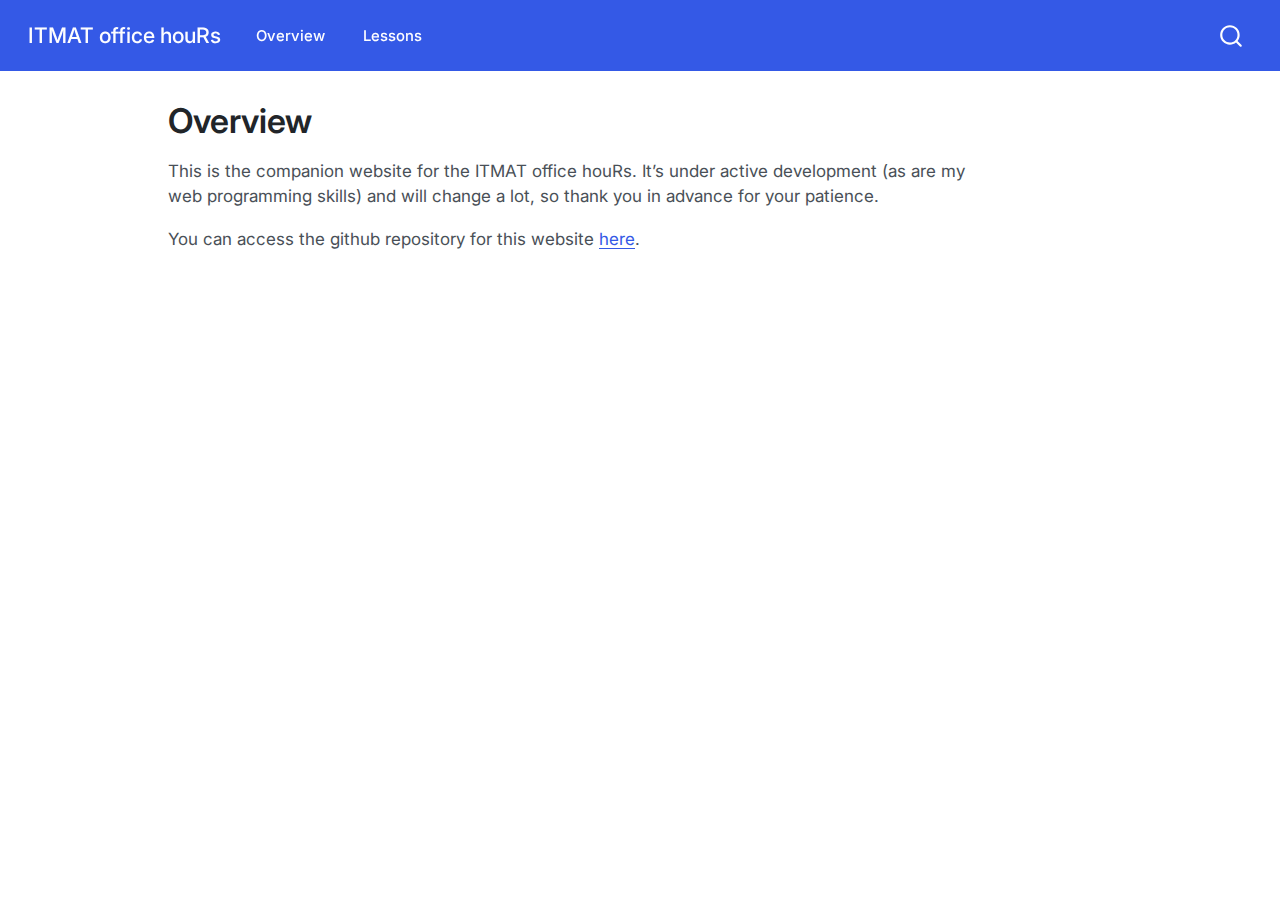
<file: docs/index.html>
<!DOCTYPE html>
<html xmlns="http://www.w3.org/1999/xhtml" lang="en" xml:lang="en"><head>

<meta charset="utf-8">
<meta name="generator" content="quarto-1.4.555">

<meta name="viewport" content="width=device-width, initial-scale=1.0, user-scalable=yes">


<title>ITMAT office houRs - Overview</title>
<style>
code{white-space: pre-wrap;}
span.smallcaps{font-variant: small-caps;}
div.columns{display: flex; gap: min(4vw, 1.5em);}
div.column{flex: auto; overflow-x: auto;}
div.hanging-indent{margin-left: 1.5em; text-indent: -1.5em;}
ul.task-list{list-style: none;}
ul.task-list li input[type="checkbox"] {
  width: 0.8em;
  margin: 0 0.8em 0.2em -1em; /* quarto-specific, see https://github.com/quarto-dev/quarto-cli/issues/4556 */ 
  vertical-align: middle;
}
</style>


<script src="site_libs/quarto-nav/quarto-nav.js"></script>
<script src="site_libs/quarto-nav/headroom.min.js"></script>
<script src="site_libs/clipboard/clipboard.min.js"></script>
<script src="site_libs/quarto-search/autocomplete.umd.js"></script>
<script src="site_libs/quarto-search/fuse.min.js"></script>
<script src="site_libs/quarto-search/quarto-search.js"></script>
<meta name="quarto:offset" content="./">
<script src="site_libs/quarto-html/quarto.js"></script>
<script src="site_libs/quarto-html/popper.min.js"></script>
<script src="site_libs/quarto-html/tippy.umd.min.js"></script>
<script src="site_libs/quarto-html/anchor.min.js"></script>
<link href="site_libs/quarto-html/tippy.css" rel="stylesheet">
<link href="site_libs/quarto-html/quarto-syntax-highlighting.css" rel="stylesheet" id="quarto-text-highlighting-styles">
<script src="site_libs/bootstrap/bootstrap.min.js"></script>
<link href="site_libs/bootstrap/bootstrap-icons.css" rel="stylesheet">
<link href="site_libs/bootstrap/bootstrap.min.css" rel="stylesheet" id="quarto-bootstrap" data-mode="light">
<script id="quarto-search-options" type="application/json">{
  "location": "navbar",
  "copy-button": false,
  "collapse-after": 3,
  "panel-placement": "end",
  "type": "overlay",
  "limit": 50,
  "keyboard-shortcut": [
    "f",
    "/",
    "s"
  ],
  "show-item-context": false,
  "language": {
    "search-no-results-text": "No results",
    "search-matching-documents-text": "matching documents",
    "search-copy-link-title": "Copy link to search",
    "search-hide-matches-text": "Hide additional matches",
    "search-more-match-text": "more match in this document",
    "search-more-matches-text": "more matches in this document",
    "search-clear-button-title": "Clear",
    "search-text-placeholder": "",
    "search-detached-cancel-button-title": "Cancel",
    "search-submit-button-title": "Submit",
    "search-label": "Search"
  }
}</script>


<link rel="stylesheet" href="styles.css">
</head>

<body class="nav-fixed">

<div id="quarto-search-results"></div>
  <header id="quarto-header" class="headroom fixed-top">
    <nav class="navbar navbar-expand-lg " data-bs-theme="dark">
      <div class="navbar-container container-fluid">
      <div class="navbar-brand-container mx-auto">
    <a class="navbar-brand" href="./index.html">
    <span class="navbar-title">ITMAT office houRs</span>
    </a>
  </div>
            <div id="quarto-search" class="" title="Search"></div>
          <button class="navbar-toggler" type="button" data-bs-toggle="collapse" data-bs-target="#navbarCollapse" aria-controls="navbarCollapse" aria-expanded="false" aria-label="Toggle navigation" onclick="if (window.quartoToggleHeadroom) { window.quartoToggleHeadroom(); }">
  <span class="navbar-toggler-icon"></span>
</button>
          <div class="collapse navbar-collapse" id="navbarCollapse">
            <ul class="navbar-nav navbar-nav-scroll me-auto">
  <li class="nav-item">
    <a class="nav-link active" href="./index.html" aria-current="page"> 
<span class="menu-text">Overview</span></a>
  </li>  
  <li class="nav-item">
    <a class="nav-link" href="./lessons.html"> 
<span class="menu-text">Lessons</span></a>
  </li>  
</ul>
          </div> <!-- /navcollapse -->
          <div class="quarto-navbar-tools">
</div>
      </div> <!-- /container-fluid -->
    </nav>
</header>
<!-- content -->
<div id="quarto-content" class="quarto-container page-columns page-rows-contents page-layout-article page-navbar">
<!-- sidebar -->
<!-- margin-sidebar -->
    <div id="quarto-margin-sidebar" class="sidebar margin-sidebar">
        
    </div>
<!-- main -->
<main class="content" id="quarto-document-content">

<header id="title-block-header" class="quarto-title-block default">
<div class="quarto-title">
<h1 class="title">Overview</h1>
</div>



<div class="quarto-title-meta">

    
  
    
  </div>
  


</header>


<p>This is the companion website for the ITMAT office houRs. It’s under active development (as are my web programming skills) and will change a lot, so thank you in advance for your patience.</p>
<p>You can access the github repository for this website <a href="https://github.com/itmat/ITMAT_office_houRs/tree/website">here</a>.</p>



<a onclick="window.scrollTo(0, 0); return false;" role="button" id="quarto-back-to-top"><i class="bi bi-arrow-up"></i> Back to top</a></main> <!-- /main -->
<script id="quarto-html-after-body" type="application/javascript">
window.document.addEventListener("DOMContentLoaded", function (event) {
  const toggleBodyColorMode = (bsSheetEl) => {
    const mode = bsSheetEl.getAttribute("data-mode");
    const bodyEl = window.document.querySelector("body");
    if (mode === "dark") {
      bodyEl.classList.add("quarto-dark");
      bodyEl.classList.remove("quarto-light");
    } else {
      bodyEl.classList.add("quarto-light");
      bodyEl.classList.remove("quarto-dark");
    }
  }
  const toggleBodyColorPrimary = () => {
    const bsSheetEl = window.document.querySelector("link#quarto-bootstrap");
    if (bsSheetEl) {
      toggleBodyColorMode(bsSheetEl);
    }
  }
  toggleBodyColorPrimary();  
  const icon = "";
  const anchorJS = new window.AnchorJS();
  anchorJS.options = {
    placement: 'right',
    icon: icon
  };
  anchorJS.add('.anchored');
  const isCodeAnnotation = (el) => {
    for (const clz of el.classList) {
      if (clz.startsWith('code-annotation-')) {                     
        return true;
      }
    }
    return false;
  }
  const clipboard = new window.ClipboardJS('.code-copy-button', {
    text: function(trigger) {
      const codeEl = trigger.previousElementSibling.cloneNode(true);
      for (const childEl of codeEl.children) {
        if (isCodeAnnotation(childEl)) {
          childEl.remove();
        }
      }
      return codeEl.innerText;
    }
  });
  clipboard.on('success', function(e) {
    // button target
    const button = e.trigger;
    // don't keep focus
    button.blur();
    // flash "checked"
    button.classList.add('code-copy-button-checked');
    var currentTitle = button.getAttribute("title");
    button.setAttribute("title", "Copied!");
    let tooltip;
    if (window.bootstrap) {
      button.setAttribute("data-bs-toggle", "tooltip");
      button.setAttribute("data-bs-placement", "left");
      button.setAttribute("data-bs-title", "Copied!");
      tooltip = new bootstrap.Tooltip(button, 
        { trigger: "manual", 
          customClass: "code-copy-button-tooltip",
          offset: [0, -8]});
      tooltip.show();    
    }
    setTimeout(function() {
      if (tooltip) {
        tooltip.hide();
        button.removeAttribute("data-bs-title");
        button.removeAttribute("data-bs-toggle");
        button.removeAttribute("data-bs-placement");
      }
      button.setAttribute("title", currentTitle);
      button.classList.remove('code-copy-button-checked');
    }, 1000);
    // clear code selection
    e.clearSelection();
  });
    var localhostRegex = new RegExp(/^(?:http|https):\/\/localhost\:?[0-9]*\//);
    var mailtoRegex = new RegExp(/^mailto:/);
      var filterRegex = new RegExp('/' + window.location.host + '/');
    var isInternal = (href) => {
        return filterRegex.test(href) || localhostRegex.test(href) || mailtoRegex.test(href);
    }
    // Inspect non-navigation links and adorn them if external
 	var links = window.document.querySelectorAll('a[href]:not(.nav-link):not(.navbar-brand):not(.toc-action):not(.sidebar-link):not(.sidebar-item-toggle):not(.pagination-link):not(.no-external):not([aria-hidden]):not(.dropdown-item):not(.quarto-navigation-tool)');
    for (var i=0; i<links.length; i++) {
      const link = links[i];
      if (!isInternal(link.href)) {
        // undo the damage that might have been done by quarto-nav.js in the case of
        // links that we want to consider external
        if (link.dataset.originalHref !== undefined) {
          link.href = link.dataset.originalHref;
        }
      }
    }
  function tippyHover(el, contentFn, onTriggerFn, onUntriggerFn) {
    const config = {
      allowHTML: true,
      maxWidth: 500,
      delay: 100,
      arrow: false,
      appendTo: function(el) {
          return el.parentElement;
      },
      interactive: true,
      interactiveBorder: 10,
      theme: 'quarto',
      placement: 'bottom-start',
    };
    if (contentFn) {
      config.content = contentFn;
    }
    if (onTriggerFn) {
      config.onTrigger = onTriggerFn;
    }
    if (onUntriggerFn) {
      config.onUntrigger = onUntriggerFn;
    }
    window.tippy(el, config); 
  }
  const noterefs = window.document.querySelectorAll('a[role="doc-noteref"]');
  for (var i=0; i<noterefs.length; i++) {
    const ref = noterefs[i];
    tippyHover(ref, function() {
      // use id or data attribute instead here
      let href = ref.getAttribute('data-footnote-href') || ref.getAttribute('href');
      try { href = new URL(href).hash; } catch {}
      const id = href.replace(/^#\/?/, "");
      const note = window.document.getElementById(id);
      if (note) {
        return note.innerHTML;
      } else {
        return "";
      }
    });
  }
  const xrefs = window.document.querySelectorAll('a.quarto-xref');
  const processXRef = (id, note) => {
    // Strip column container classes
    const stripColumnClz = (el) => {
      el.classList.remove("page-full", "page-columns");
      if (el.children) {
        for (const child of el.children) {
          stripColumnClz(child);
        }
      }
    }
    stripColumnClz(note)
    if (id === null || id.startsWith('sec-')) {
      // Special case sections, only their first couple elements
      const container = document.createElement("div");
      if (note.children && note.children.length > 2) {
        container.appendChild(note.children[0].cloneNode(true));
        for (let i = 1; i < note.children.length; i++) {
          const child = note.children[i];
          if (child.tagName === "P" && child.innerText === "") {
            continue;
          } else {
            container.appendChild(child.cloneNode(true));
            break;
          }
        }
        if (window.Quarto?.typesetMath) {
          window.Quarto.typesetMath(container);
        }
        return container.innerHTML
      } else {
        if (window.Quarto?.typesetMath) {
          window.Quarto.typesetMath(note);
        }
        return note.innerHTML;
      }
    } else {
      // Remove any anchor links if they are present
      const anchorLink = note.querySelector('a.anchorjs-link');
      if (anchorLink) {
        anchorLink.remove();
      }
      if (window.Quarto?.typesetMath) {
        window.Quarto.typesetMath(note);
      }
      // TODO in 1.5, we should make sure this works without a callout special case
      if (note.classList.contains("callout")) {
        return note.outerHTML;
      } else {
        return note.innerHTML;
      }
    }
  }
  for (var i=0; i<xrefs.length; i++) {
    const xref = xrefs[i];
    tippyHover(xref, undefined, function(instance) {
      instance.disable();
      let url = xref.getAttribute('href');
      let hash = undefined; 
      if (url.startsWith('#')) {
        hash = url;
      } else {
        try { hash = new URL(url).hash; } catch {}
      }
      if (hash) {
        const id = hash.replace(/^#\/?/, "");
        const note = window.document.getElementById(id);
        if (note !== null) {
          try {
            const html = processXRef(id, note.cloneNode(true));
            instance.setContent(html);
          } finally {
            instance.enable();
            instance.show();
          }
        } else {
          // See if we can fetch this
          fetch(url.split('#')[0])
          .then(res => res.text())
          .then(html => {
            const parser = new DOMParser();
            const htmlDoc = parser.parseFromString(html, "text/html");
            const note = htmlDoc.getElementById(id);
            if (note !== null) {
              const html = processXRef(id, note);
              instance.setContent(html);
            } 
          }).finally(() => {
            instance.enable();
            instance.show();
          });
        }
      } else {
        // See if we can fetch a full url (with no hash to target)
        // This is a special case and we should probably do some content thinning / targeting
        fetch(url)
        .then(res => res.text())
        .then(html => {
          const parser = new DOMParser();
          const htmlDoc = parser.parseFromString(html, "text/html");
          const note = htmlDoc.querySelector('main.content');
          if (note !== null) {
            // This should only happen for chapter cross references
            // (since there is no id in the URL)
            // remove the first header
            if (note.children.length > 0 && note.children[0].tagName === "HEADER") {
              note.children[0].remove();
            }
            const html = processXRef(null, note);
            instance.setContent(html);
          } 
        }).finally(() => {
          instance.enable();
          instance.show();
        });
      }
    }, function(instance) {
    });
  }
      let selectedAnnoteEl;
      const selectorForAnnotation = ( cell, annotation) => {
        let cellAttr = 'data-code-cell="' + cell + '"';
        let lineAttr = 'data-code-annotation="' +  annotation + '"';
        const selector = 'span[' + cellAttr + '][' + lineAttr + ']';
        return selector;
      }
      const selectCodeLines = (annoteEl) => {
        const doc = window.document;
        const targetCell = annoteEl.getAttribute("data-target-cell");
        const targetAnnotation = annoteEl.getAttribute("data-target-annotation");
        const annoteSpan = window.document.querySelector(selectorForAnnotation(targetCell, targetAnnotation));
        const lines = annoteSpan.getAttribute("data-code-lines").split(",");
        const lineIds = lines.map((line) => {
          return targetCell + "-" + line;
        })
        let top = null;
        let height = null;
        let parent = null;
        if (lineIds.length > 0) {
            //compute the position of the single el (top and bottom and make a div)
            const el = window.document.getElementById(lineIds[0]);
            top = el.offsetTop;
            height = el.offsetHeight;
            parent = el.parentElement.parentElement;
          if (lineIds.length > 1) {
            const lastEl = window.document.getElementById(lineIds[lineIds.length - 1]);
            const bottom = lastEl.offsetTop + lastEl.offsetHeight;
            height = bottom - top;
          }
          if (top !== null && height !== null && parent !== null) {
            // cook up a div (if necessary) and position it 
            let div = window.document.getElementById("code-annotation-line-highlight");
            if (div === null) {
              div = window.document.createElement("div");
              div.setAttribute("id", "code-annotation-line-highlight");
              div.style.position = 'absolute';
              parent.appendChild(div);
            }
            div.style.top = top - 2 + "px";
            div.style.height = height + 4 + "px";
            div.style.left = 0;
            let gutterDiv = window.document.getElementById("code-annotation-line-highlight-gutter");
            if (gutterDiv === null) {
              gutterDiv = window.document.createElement("div");
              gutterDiv.setAttribute("id", "code-annotation-line-highlight-gutter");
              gutterDiv.style.position = 'absolute';
              const codeCell = window.document.getElementById(targetCell);
              const gutter = codeCell.querySelector('.code-annotation-gutter');
              gutter.appendChild(gutterDiv);
            }
            gutterDiv.style.top = top - 2 + "px";
            gutterDiv.style.height = height + 4 + "px";
          }
          selectedAnnoteEl = annoteEl;
        }
      };
      const unselectCodeLines = () => {
        const elementsIds = ["code-annotation-line-highlight", "code-annotation-line-highlight-gutter"];
        elementsIds.forEach((elId) => {
          const div = window.document.getElementById(elId);
          if (div) {
            div.remove();
          }
        });
        selectedAnnoteEl = undefined;
      };
        // Handle positioning of the toggle
    window.addEventListener(
      "resize",
      throttle(() => {
        elRect = undefined;
        if (selectedAnnoteEl) {
          selectCodeLines(selectedAnnoteEl);
        }
      }, 10)
    );
    function throttle(fn, ms) {
    let throttle = false;
    let timer;
      return (...args) => {
        if(!throttle) { // first call gets through
            fn.apply(this, args);
            throttle = true;
        } else { // all the others get throttled
            if(timer) clearTimeout(timer); // cancel #2
            timer = setTimeout(() => {
              fn.apply(this, args);
              timer = throttle = false;
            }, ms);
        }
      };
    }
      // Attach click handler to the DT
      const annoteDls = window.document.querySelectorAll('dt[data-target-cell]');
      for (const annoteDlNode of annoteDls) {
        annoteDlNode.addEventListener('click', (event) => {
          const clickedEl = event.target;
          if (clickedEl !== selectedAnnoteEl) {
            unselectCodeLines();
            const activeEl = window.document.querySelector('dt[data-target-cell].code-annotation-active');
            if (activeEl) {
              activeEl.classList.remove('code-annotation-active');
            }
            selectCodeLines(clickedEl);
            clickedEl.classList.add('code-annotation-active');
          } else {
            // Unselect the line
            unselectCodeLines();
            clickedEl.classList.remove('code-annotation-active');
          }
        });
      }
  const findCites = (el) => {
    const parentEl = el.parentElement;
    if (parentEl) {
      const cites = parentEl.dataset.cites;
      if (cites) {
        return {
          el,
          cites: cites.split(' ')
        };
      } else {
        return findCites(el.parentElement)
      }
    } else {
      return undefined;
    }
  };
  var bibliorefs = window.document.querySelectorAll('a[role="doc-biblioref"]');
  for (var i=0; i<bibliorefs.length; i++) {
    const ref = bibliorefs[i];
    const citeInfo = findCites(ref);
    if (citeInfo) {
      tippyHover(citeInfo.el, function() {
        var popup = window.document.createElement('div');
        citeInfo.cites.forEach(function(cite) {
          var citeDiv = window.document.createElement('div');
          citeDiv.classList.add('hanging-indent');
          citeDiv.classList.add('csl-entry');
          var biblioDiv = window.document.getElementById('ref-' + cite);
          if (biblioDiv) {
            citeDiv.innerHTML = biblioDiv.innerHTML;
          }
          popup.appendChild(citeDiv);
        });
        return popup.innerHTML;
      });
    }
  }
});
</script>
</div> <!-- /content -->




</body></html>
</file>
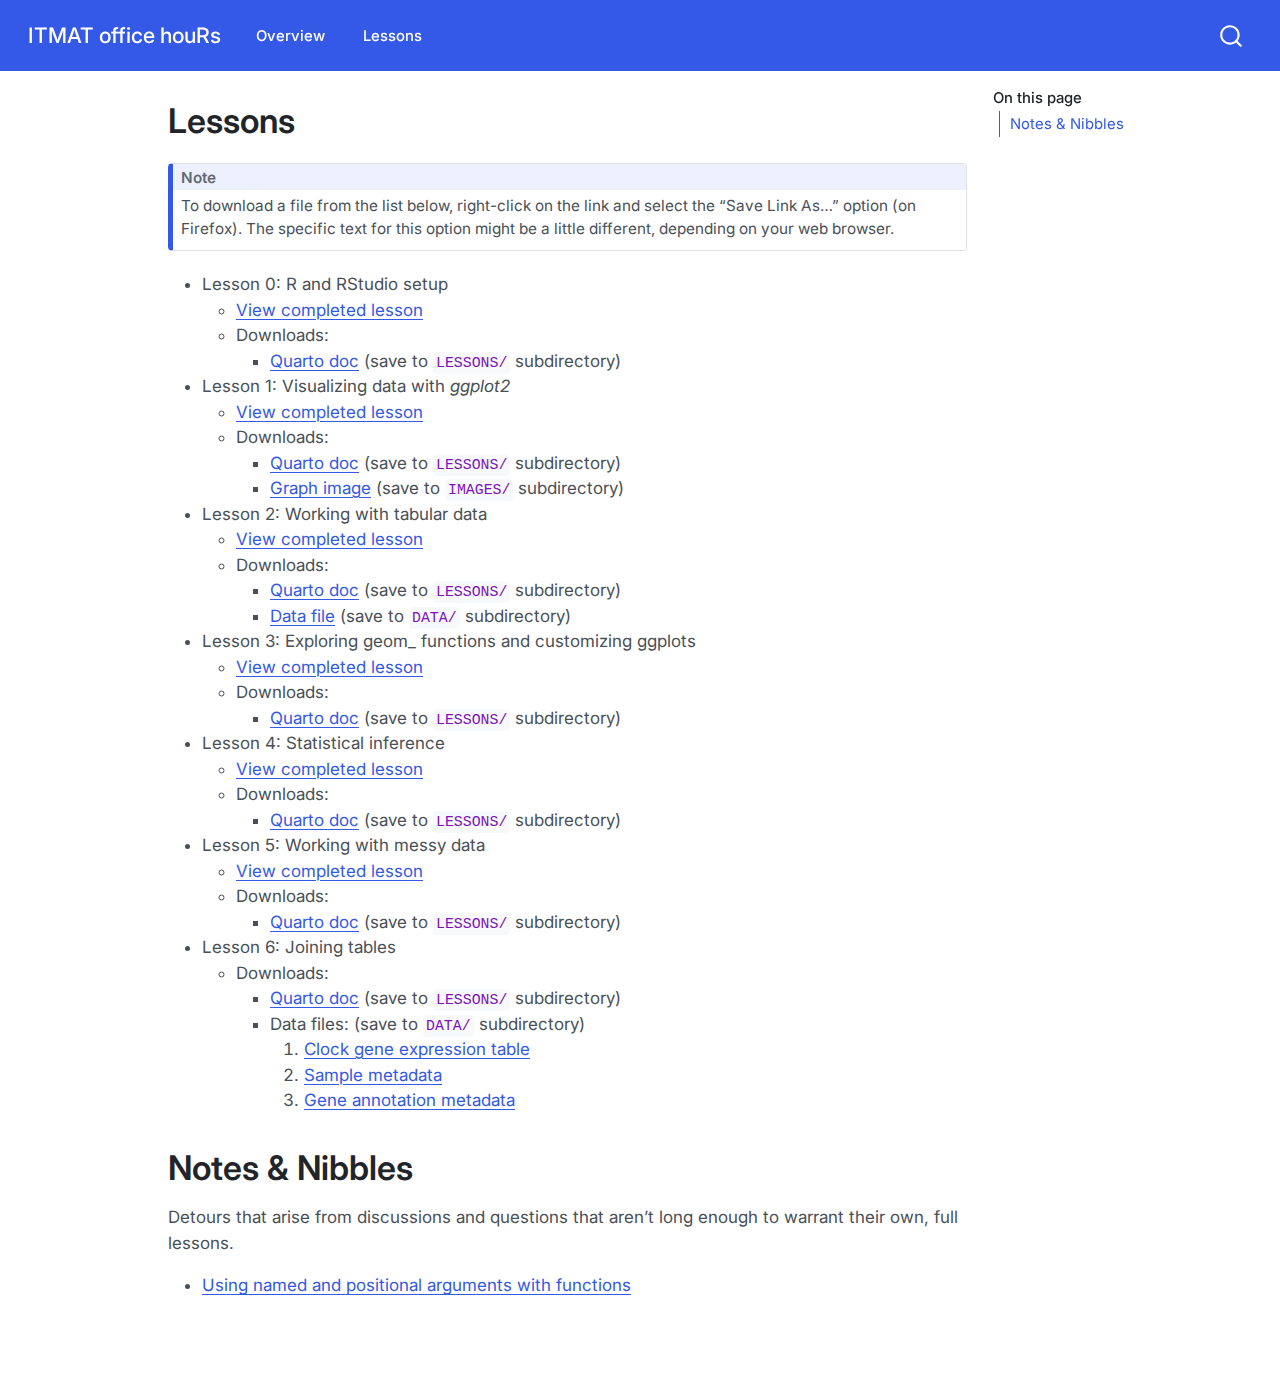
<file: docs/lessons.html>
<!DOCTYPE html>
<html xmlns="http://www.w3.org/1999/xhtml" lang="en" xml:lang="en"><head>

<meta charset="utf-8">
<meta name="generator" content="quarto-1.4.555">

<meta name="viewport" content="width=device-width, initial-scale=1.0, user-scalable=yes">


<title>ITMAT office houRs - Lessons</title>
<style>
code{white-space: pre-wrap;}
span.smallcaps{font-variant: small-caps;}
div.columns{display: flex; gap: min(4vw, 1.5em);}
div.column{flex: auto; overflow-x: auto;}
div.hanging-indent{margin-left: 1.5em; text-indent: -1.5em;}
ul.task-list{list-style: none;}
ul.task-list li input[type="checkbox"] {
  width: 0.8em;
  margin: 0 0.8em 0.2em -1em; /* quarto-specific, see https://github.com/quarto-dev/quarto-cli/issues/4556 */ 
  vertical-align: middle;
}
</style>


<script src="site_libs/quarto-nav/quarto-nav.js"></script>
<script src="site_libs/quarto-nav/headroom.min.js"></script>
<script src="site_libs/clipboard/clipboard.min.js"></script>
<script src="site_libs/quarto-search/autocomplete.umd.js"></script>
<script src="site_libs/quarto-search/fuse.min.js"></script>
<script src="site_libs/quarto-search/quarto-search.js"></script>
<meta name="quarto:offset" content="./">
<script src="site_libs/quarto-html/quarto.js"></script>
<script src="site_libs/quarto-html/popper.min.js"></script>
<script src="site_libs/quarto-html/tippy.umd.min.js"></script>
<script src="site_libs/quarto-html/anchor.min.js"></script>
<link href="site_libs/quarto-html/tippy.css" rel="stylesheet">
<link href="site_libs/quarto-html/quarto-syntax-highlighting.css" rel="stylesheet" id="quarto-text-highlighting-styles">
<script src="site_libs/bootstrap/bootstrap.min.js"></script>
<link href="site_libs/bootstrap/bootstrap-icons.css" rel="stylesheet">
<link href="site_libs/bootstrap/bootstrap.min.css" rel="stylesheet" id="quarto-bootstrap" data-mode="light">
<script id="quarto-search-options" type="application/json">{
  "location": "navbar",
  "copy-button": false,
  "collapse-after": 3,
  "panel-placement": "end",
  "type": "overlay",
  "limit": 50,
  "keyboard-shortcut": [
    "f",
    "/",
    "s"
  ],
  "show-item-context": false,
  "language": {
    "search-no-results-text": "No results",
    "search-matching-documents-text": "matching documents",
    "search-copy-link-title": "Copy link to search",
    "search-hide-matches-text": "Hide additional matches",
    "search-more-match-text": "more match in this document",
    "search-more-matches-text": "more matches in this document",
    "search-clear-button-title": "Clear",
    "search-text-placeholder": "",
    "search-detached-cancel-button-title": "Cancel",
    "search-submit-button-title": "Submit",
    "search-label": "Search"
  }
}</script>


<link rel="stylesheet" href="styles.css">
</head>

<body class="nav-fixed">

<div id="quarto-search-results"></div>
  <header id="quarto-header" class="headroom fixed-top">
    <nav class="navbar navbar-expand-lg " data-bs-theme="dark">
      <div class="navbar-container container-fluid">
      <div class="navbar-brand-container mx-auto">
    <a class="navbar-brand" href="./index.html">
    <span class="navbar-title">ITMAT office houRs</span>
    </a>
  </div>
            <div id="quarto-search" class="" title="Search"></div>
          <button class="navbar-toggler" type="button" data-bs-toggle="collapse" data-bs-target="#navbarCollapse" aria-controls="navbarCollapse" aria-expanded="false" aria-label="Toggle navigation" onclick="if (window.quartoToggleHeadroom) { window.quartoToggleHeadroom(); }">
  <span class="navbar-toggler-icon"></span>
</button>
          <div class="collapse navbar-collapse" id="navbarCollapse">
            <ul class="navbar-nav navbar-nav-scroll me-auto">
  <li class="nav-item">
    <a class="nav-link" href="./index.html"> 
<span class="menu-text">Overview</span></a>
  </li>  
  <li class="nav-item">
    <a class="nav-link active" href="./lessons.html" aria-current="page"> 
<span class="menu-text">Lessons</span></a>
  </li>  
</ul>
          </div> <!-- /navcollapse -->
          <div class="quarto-navbar-tools">
</div>
      </div> <!-- /container-fluid -->
    </nav>
</header>
<!-- content -->
<div id="quarto-content" class="quarto-container page-columns page-rows-contents page-layout-article page-navbar">
<!-- sidebar -->
<!-- margin-sidebar -->
    <div id="quarto-margin-sidebar" class="sidebar margin-sidebar">
        <nav id="TOC" role="doc-toc" class="toc-active">
    <h2 id="toc-title">On this page</h2>
   
  <ul>
  <li><a href="#notes-nibbles" id="toc-notes-nibbles" class="nav-link active" data-scroll-target="#notes-nibbles">Notes &amp; Nibbles</a></li>
  </ul>
</nav>
    </div>
<!-- main -->
<main class="content" id="quarto-document-content">

<header id="title-block-header" class="quarto-title-block default">
<div class="quarto-title">
<h1 class="title">Lessons</h1>
</div>



<div class="quarto-title-meta">

    
  
    
  </div>
  


</header>


<div class="callout callout-style-default callout-note no-icon callout-titled">
<div class="callout-header d-flex align-content-center">
<div class="callout-icon-container">
<i class="callout-icon no-icon"></i>
</div>
<div class="callout-title-container flex-fill">
Note
</div>
</div>
<div class="callout-body-container callout-body">
<p>To download a file from the list below, right-click on the link and select the “Save Link As…” option (on Firefox). The specific text for this option might be a little different, depending on your web browser.</p>
</div>
</div>
<!-- The quart document for this page is located in the website_quart_docs
     directory. The documents I'm trying to link are in the LESSONS directory.
     Unfortunately, quarto paths in a qmd file are always relative to the
     location of that qmd file. This is why I need to prefix "../" to the
     paths here. Otherwise, quarto will try to search for a LESSONS directory
     within the website_quart_docs directory. -->
<ul>
<li>Lesson 0: R and RStudio setup
<ul>
<li><a href="./LESSONS/COMPLETED/Completed_Lesson-00_R-and-Rstudio-setup.html">View completed lesson</a></li>
<li>Downloads:
<ul>
<li><a href="https://raw.githubusercontent.com/itmat/ITMAT_office_houRs/main/LESSONS/Lesson-00_R-and-Rstudio-setup.qmd">Quarto doc</a> (save to <code>LESSONS/</code> subdirectory)</li>
</ul></li>
</ul></li>
<li>Lesson 1: Visualizing data with <em>ggplot2</em>
<ul>
<li><a href="./LESSONS/COMPLETED/Completed_Lesson-01_Visualizing-data-with-ggplot2.html">View completed lesson</a></li>
<li>Downloads:
<ul>
<li><a href="https://raw.githubusercontent.com/itmat/ITMAT_office_houRs/main/LESSONS/Lesson-01_Visualizing-data-with-ggplot2.qmd">Quarto doc</a> (save to <code>LESSONS/</code> subdirectory)</li>
<li><a href="IMAGES/Lesson-01_Flipper-length-v-body-mass_Scatterplot-w-trend.png">Graph image</a> (save to <code>IMAGES/</code> subdirectory)</li>
</ul></li>
</ul></li>
<li>Lesson 2: Working with tabular data
<ul>
<li><a href="./LESSONS/COMPLETED/Completed_Lesson-02_Working-with-tabular-data.html">View completed lesson</a></li>
<li>Downloads:
<ul>
<li><a href="https://raw.githubusercontent.com/itmat/ITMAT_office_houRs/main/LESSONS/Lesson-02_Working-with-tabular-data.qmd">Quarto doc</a> (save to <code>LESSONS/</code> subdirectory)</li>
<li><a href="DATA/penguins.csv">Data file</a> (save to <code>DATA/</code> subdirectory)</li>
</ul></li>
</ul></li>
<li>Lesson 3: Exploring geom_ functions and customizing ggplots
<ul>
<li><a href="./LESSONS/COMPLETED/Completed_Lesson-03_Exploring-geom-functions-and-customizing-ggplots.html">View completed lesson</a></li>
<li>Downloads:
<ul>
<li><a href="https://raw.githubusercontent.com/itmat/ITMAT_office_houRs/main/LESSONS/Lesson-03_Exploring-geom-functions-and-customizing-ggplots.qmd">Quarto doc</a> (save to <code>LESSONS/</code> subdirectory)</li>
</ul></li>
</ul></li>
<li>Lesson 4: Statistical inference
<ul>
<li><a href="./LESSONS/COMPLETED/Completed_Lesson-04_Statistical-inference.html">View completed lesson</a></li>
<li>Downloads:
<ul>
<li><a href="https://raw.githubusercontent.com/itmat/ITMAT_office_houRs/main/LESSONS/Lesson-04_Statistical-inference.qmd">Quarto doc</a> (save to <code>LESSONS/</code> subdirectory)</li>
</ul></li>
</ul></li>
<li>Lesson 5: Working with messy data
<ul>
<li><a href="./LESSONS/COMPLETED/Completed_Lesson-05_Working-with-messy-data.html">View completed lesson</a></li>
<li>Downloads:
<ul>
<li><a href="https://raw.githubusercontent.com/itmat/ITMAT_office_houRs/main/LESSONS/Lesson-05_Working-with-messy-data.qmd">Quarto doc</a> (save to <code>LESSONS/</code> subdirectory)</li>
</ul></li>
</ul></li>
<li>Lesson 6: Joining tables
<ul>
<li>Downloads:
<ul>
<li><a href="https://raw.githubusercontent.com/itmat/ITMAT_office_houRs/main/LESSONS/Lesson-06_Joining-tables.qmd">Quarto doc</a> (save to <code>LESSONS/</code> subdirectory)</li>
<li>Data files: (save to <code>DATA/</code> subdirectory)
<ol type="1">
<li><a href="DATA/bhtc_rnaseq_gene-expression_core-clock-genes_long-format.txt">Clock gene expression table</a></li>
<li><a href="DATA/bhtc_rnaseq_sample-metadata.txt">Sample metadata</a></li>
<li><a href="DATA/bhtc_rnaseq_gene-metadata_gencode-v23.txt">Gene annotation metadata</a></li>
</ol></li>
</ul></li>
</ul></li>
</ul>
<section id="notes-nibbles" class="level1">
<h1>Notes &amp; Nibbles</h1>
<p>Detours that arise from discussions and questions that aren’t long enough to warrant their own, full lessons.</p>
<ul>
<li><a href="./NOTES/Programming-notes_Named-and-position-arguments.html">Using named and positional arguments with functions</a></li>
</ul>


</section>

<a onclick="window.scrollTo(0, 0); return false;" role="button" id="quarto-back-to-top"><i class="bi bi-arrow-up"></i> Back to top</a></main> <!-- /main -->
<script id="quarto-html-after-body" type="application/javascript">
window.document.addEventListener("DOMContentLoaded", function (event) {
  const toggleBodyColorMode = (bsSheetEl) => {
    const mode = bsSheetEl.getAttribute("data-mode");
    const bodyEl = window.document.querySelector("body");
    if (mode === "dark") {
      bodyEl.classList.add("quarto-dark");
      bodyEl.classList.remove("quarto-light");
    } else {
      bodyEl.classList.add("quarto-light");
      bodyEl.classList.remove("quarto-dark");
    }
  }
  const toggleBodyColorPrimary = () => {
    const bsSheetEl = window.document.querySelector("link#quarto-bootstrap");
    if (bsSheetEl) {
      toggleBodyColorMode(bsSheetEl);
    }
  }
  toggleBodyColorPrimary();  
  const icon = "";
  const anchorJS = new window.AnchorJS();
  anchorJS.options = {
    placement: 'right',
    icon: icon
  };
  anchorJS.add('.anchored');
  const isCodeAnnotation = (el) => {
    for (const clz of el.classList) {
      if (clz.startsWith('code-annotation-')) {                     
        return true;
      }
    }
    return false;
  }
  const clipboard = new window.ClipboardJS('.code-copy-button', {
    text: function(trigger) {
      const codeEl = trigger.previousElementSibling.cloneNode(true);
      for (const childEl of codeEl.children) {
        if (isCodeAnnotation(childEl)) {
          childEl.remove();
        }
      }
      return codeEl.innerText;
    }
  });
  clipboard.on('success', function(e) {
    // button target
    const button = e.trigger;
    // don't keep focus
    button.blur();
    // flash "checked"
    button.classList.add('code-copy-button-checked');
    var currentTitle = button.getAttribute("title");
    button.setAttribute("title", "Copied!");
    let tooltip;
    if (window.bootstrap) {
      button.setAttribute("data-bs-toggle", "tooltip");
      button.setAttribute("data-bs-placement", "left");
      button.setAttribute("data-bs-title", "Copied!");
      tooltip = new bootstrap.Tooltip(button, 
        { trigger: "manual", 
          customClass: "code-copy-button-tooltip",
          offset: [0, -8]});
      tooltip.show();    
    }
    setTimeout(function() {
      if (tooltip) {
        tooltip.hide();
        button.removeAttribute("data-bs-title");
        button.removeAttribute("data-bs-toggle");
        button.removeAttribute("data-bs-placement");
      }
      button.setAttribute("title", currentTitle);
      button.classList.remove('code-copy-button-checked');
    }, 1000);
    // clear code selection
    e.clearSelection();
  });
    var localhostRegex = new RegExp(/^(?:http|https):\/\/localhost\:?[0-9]*\//);
    var mailtoRegex = new RegExp(/^mailto:/);
      var filterRegex = new RegExp('/' + window.location.host + '/');
    var isInternal = (href) => {
        return filterRegex.test(href) || localhostRegex.test(href) || mailtoRegex.test(href);
    }
    // Inspect non-navigation links and adorn them if external
 	var links = window.document.querySelectorAll('a[href]:not(.nav-link):not(.navbar-brand):not(.toc-action):not(.sidebar-link):not(.sidebar-item-toggle):not(.pagination-link):not(.no-external):not([aria-hidden]):not(.dropdown-item):not(.quarto-navigation-tool)');
    for (var i=0; i<links.length; i++) {
      const link = links[i];
      if (!isInternal(link.href)) {
        // undo the damage that might have been done by quarto-nav.js in the case of
        // links that we want to consider external
        if (link.dataset.originalHref !== undefined) {
          link.href = link.dataset.originalHref;
        }
      }
    }
  function tippyHover(el, contentFn, onTriggerFn, onUntriggerFn) {
    const config = {
      allowHTML: true,
      maxWidth: 500,
      delay: 100,
      arrow: false,
      appendTo: function(el) {
          return el.parentElement;
      },
      interactive: true,
      interactiveBorder: 10,
      theme: 'quarto',
      placement: 'bottom-start',
    };
    if (contentFn) {
      config.content = contentFn;
    }
    if (onTriggerFn) {
      config.onTrigger = onTriggerFn;
    }
    if (onUntriggerFn) {
      config.onUntrigger = onUntriggerFn;
    }
    window.tippy(el, config); 
  }
  const noterefs = window.document.querySelectorAll('a[role="doc-noteref"]');
  for (var i=0; i<noterefs.length; i++) {
    const ref = noterefs[i];
    tippyHover(ref, function() {
      // use id or data attribute instead here
      let href = ref.getAttribute('data-footnote-href') || ref.getAttribute('href');
      try { href = new URL(href).hash; } catch {}
      const id = href.replace(/^#\/?/, "");
      const note = window.document.getElementById(id);
      if (note) {
        return note.innerHTML;
      } else {
        return "";
      }
    });
  }
  const xrefs = window.document.querySelectorAll('a.quarto-xref');
  const processXRef = (id, note) => {
    // Strip column container classes
    const stripColumnClz = (el) => {
      el.classList.remove("page-full", "page-columns");
      if (el.children) {
        for (const child of el.children) {
          stripColumnClz(child);
        }
      }
    }
    stripColumnClz(note)
    if (id === null || id.startsWith('sec-')) {
      // Special case sections, only their first couple elements
      const container = document.createElement("div");
      if (note.children && note.children.length > 2) {
        container.appendChild(note.children[0].cloneNode(true));
        for (let i = 1; i < note.children.length; i++) {
          const child = note.children[i];
          if (child.tagName === "P" && child.innerText === "") {
            continue;
          } else {
            container.appendChild(child.cloneNode(true));
            break;
          }
        }
        if (window.Quarto?.typesetMath) {
          window.Quarto.typesetMath(container);
        }
        return container.innerHTML
      } else {
        if (window.Quarto?.typesetMath) {
          window.Quarto.typesetMath(note);
        }
        return note.innerHTML;
      }
    } else {
      // Remove any anchor links if they are present
      const anchorLink = note.querySelector('a.anchorjs-link');
      if (anchorLink) {
        anchorLink.remove();
      }
      if (window.Quarto?.typesetMath) {
        window.Quarto.typesetMath(note);
      }
      // TODO in 1.5, we should make sure this works without a callout special case
      if (note.classList.contains("callout")) {
        return note.outerHTML;
      } else {
        return note.innerHTML;
      }
    }
  }
  for (var i=0; i<xrefs.length; i++) {
    const xref = xrefs[i];
    tippyHover(xref, undefined, function(instance) {
      instance.disable();
      let url = xref.getAttribute('href');
      let hash = undefined; 
      if (url.startsWith('#')) {
        hash = url;
      } else {
        try { hash = new URL(url).hash; } catch {}
      }
      if (hash) {
        const id = hash.replace(/^#\/?/, "");
        const note = window.document.getElementById(id);
        if (note !== null) {
          try {
            const html = processXRef(id, note.cloneNode(true));
            instance.setContent(html);
          } finally {
            instance.enable();
            instance.show();
          }
        } else {
          // See if we can fetch this
          fetch(url.split('#')[0])
          .then(res => res.text())
          .then(html => {
            const parser = new DOMParser();
            const htmlDoc = parser.parseFromString(html, "text/html");
            const note = htmlDoc.getElementById(id);
            if (note !== null) {
              const html = processXRef(id, note);
              instance.setContent(html);
            } 
          }).finally(() => {
            instance.enable();
            instance.show();
          });
        }
      } else {
        // See if we can fetch a full url (with no hash to target)
        // This is a special case and we should probably do some content thinning / targeting
        fetch(url)
        .then(res => res.text())
        .then(html => {
          const parser = new DOMParser();
          const htmlDoc = parser.parseFromString(html, "text/html");
          const note = htmlDoc.querySelector('main.content');
          if (note !== null) {
            // This should only happen for chapter cross references
            // (since there is no id in the URL)
            // remove the first header
            if (note.children.length > 0 && note.children[0].tagName === "HEADER") {
              note.children[0].remove();
            }
            const html = processXRef(null, note);
            instance.setContent(html);
          } 
        }).finally(() => {
          instance.enable();
          instance.show();
        });
      }
    }, function(instance) {
    });
  }
      let selectedAnnoteEl;
      const selectorForAnnotation = ( cell, annotation) => {
        let cellAttr = 'data-code-cell="' + cell + '"';
        let lineAttr = 'data-code-annotation="' +  annotation + '"';
        const selector = 'span[' + cellAttr + '][' + lineAttr + ']';
        return selector;
      }
      const selectCodeLines = (annoteEl) => {
        const doc = window.document;
        const targetCell = annoteEl.getAttribute("data-target-cell");
        const targetAnnotation = annoteEl.getAttribute("data-target-annotation");
        const annoteSpan = window.document.querySelector(selectorForAnnotation(targetCell, targetAnnotation));
        const lines = annoteSpan.getAttribute("data-code-lines").split(",");
        const lineIds = lines.map((line) => {
          return targetCell + "-" + line;
        })
        let top = null;
        let height = null;
        let parent = null;
        if (lineIds.length > 0) {
            //compute the position of the single el (top and bottom and make a div)
            const el = window.document.getElementById(lineIds[0]);
            top = el.offsetTop;
            height = el.offsetHeight;
            parent = el.parentElement.parentElement;
          if (lineIds.length > 1) {
            const lastEl = window.document.getElementById(lineIds[lineIds.length - 1]);
            const bottom = lastEl.offsetTop + lastEl.offsetHeight;
            height = bottom - top;
          }
          if (top !== null && height !== null && parent !== null) {
            // cook up a div (if necessary) and position it 
            let div = window.document.getElementById("code-annotation-line-highlight");
            if (div === null) {
              div = window.document.createElement("div");
              div.setAttribute("id", "code-annotation-line-highlight");
              div.style.position = 'absolute';
              parent.appendChild(div);
            }
            div.style.top = top - 2 + "px";
            div.style.height = height + 4 + "px";
            div.style.left = 0;
            let gutterDiv = window.document.getElementById("code-annotation-line-highlight-gutter");
            if (gutterDiv === null) {
              gutterDiv = window.document.createElement("div");
              gutterDiv.setAttribute("id", "code-annotation-line-highlight-gutter");
              gutterDiv.style.position = 'absolute';
              const codeCell = window.document.getElementById(targetCell);
              const gutter = codeCell.querySelector('.code-annotation-gutter');
              gutter.appendChild(gutterDiv);
            }
            gutterDiv.style.top = top - 2 + "px";
            gutterDiv.style.height = height + 4 + "px";
          }
          selectedAnnoteEl = annoteEl;
        }
      };
      const unselectCodeLines = () => {
        const elementsIds = ["code-annotation-line-highlight", "code-annotation-line-highlight-gutter"];
        elementsIds.forEach((elId) => {
          const div = window.document.getElementById(elId);
          if (div) {
            div.remove();
          }
        });
        selectedAnnoteEl = undefined;
      };
        // Handle positioning of the toggle
    window.addEventListener(
      "resize",
      throttle(() => {
        elRect = undefined;
        if (selectedAnnoteEl) {
          selectCodeLines(selectedAnnoteEl);
        }
      }, 10)
    );
    function throttle(fn, ms) {
    let throttle = false;
    let timer;
      return (...args) => {
        if(!throttle) { // first call gets through
            fn.apply(this, args);
            throttle = true;
        } else { // all the others get throttled
            if(timer) clearTimeout(timer); // cancel #2
            timer = setTimeout(() => {
              fn.apply(this, args);
              timer = throttle = false;
            }, ms);
        }
      };
    }
      // Attach click handler to the DT
      const annoteDls = window.document.querySelectorAll('dt[data-target-cell]');
      for (const annoteDlNode of annoteDls) {
        annoteDlNode.addEventListener('click', (event) => {
          const clickedEl = event.target;
          if (clickedEl !== selectedAnnoteEl) {
            unselectCodeLines();
            const activeEl = window.document.querySelector('dt[data-target-cell].code-annotation-active');
            if (activeEl) {
              activeEl.classList.remove('code-annotation-active');
            }
            selectCodeLines(clickedEl);
            clickedEl.classList.add('code-annotation-active');
          } else {
            // Unselect the line
            unselectCodeLines();
            clickedEl.classList.remove('code-annotation-active');
          }
        });
      }
  const findCites = (el) => {
    const parentEl = el.parentElement;
    if (parentEl) {
      const cites = parentEl.dataset.cites;
      if (cites) {
        return {
          el,
          cites: cites.split(' ')
        };
      } else {
        return findCites(el.parentElement)
      }
    } else {
      return undefined;
    }
  };
  var bibliorefs = window.document.querySelectorAll('a[role="doc-biblioref"]');
  for (var i=0; i<bibliorefs.length; i++) {
    const ref = bibliorefs[i];
    const citeInfo = findCites(ref);
    if (citeInfo) {
      tippyHover(citeInfo.el, function() {
        var popup = window.document.createElement('div');
        citeInfo.cites.forEach(function(cite) {
          var citeDiv = window.document.createElement('div');
          citeDiv.classList.add('hanging-indent');
          citeDiv.classList.add('csl-entry');
          var biblioDiv = window.document.getElementById('ref-' + cite);
          if (biblioDiv) {
            citeDiv.innerHTML = biblioDiv.innerHTML;
          }
          popup.appendChild(citeDiv);
        });
        return popup.innerHTML;
      });
    }
  }
});
</script>
</div> <!-- /content -->




</body></html>
</file>
<file: docs/site_libs/quarto-html/tippy.css>
.tippy-box[data-animation=fade][data-state=hidden]{opacity:0}[data-tippy-root]{max-width:calc(100vw - 10px)}.tippy-box{position:relative;background-color:#333;color:#fff;border-radius:4px;font-size:14px;line-height:1.4;white-space:normal;outline:0;transition-property:transform,visibility,opacity}.tippy-box[data-placement^=top]>.tippy-arrow{bottom:0}.tippy-box[data-placement^=top]>.tippy-arrow:before{bottom:-7px;left:0;border-width:8px 8px 0;border-top-color:initial;transform-origin:center top}.tippy-box[data-placement^=bottom]>.tippy-arrow{top:0}.tippy-box[data-placement^=bottom]>.tippy-arrow:before{top:-7px;left:0;border-width:0 8px 8px;border-bottom-color:initial;transform-origin:center bottom}.tippy-box[data-placement^=left]>.tippy-arrow{right:0}.tippy-box[data-placement^=left]>.tippy-arrow:before{border-width:8px 0 8px 8px;border-left-color:initial;right:-7px;transform-origin:center left}.tippy-box[data-placement^=right]>.tippy-arrow{left:0}.tippy-box[data-placement^=right]>.tippy-arrow:before{left:-7px;border-width:8px 8px 8px 0;border-right-color:initial;transform-origin:center right}.tippy-box[data-inertia][data-state=visible]{transition-timing-function:cubic-bezier(.54,1.5,.38,1.11)}.tippy-arrow{width:16px;height:16px;color:#333}.tippy-arrow:before{content:"";position:absolute;border-color:transparent;border-style:solid}.tippy-content{position:relative;padding:5px 9px;z-index:1}
</file>
<file: docs/site_libs/quarto-html/quarto-syntax-highlighting.css>
/* quarto syntax highlight colors */
:root {
  --quarto-hl-ot-color: #003B4F;
  --quarto-hl-at-color: #657422;
  --quarto-hl-ss-color: #20794D;
  --quarto-hl-an-color: #5E5E5E;
  --quarto-hl-fu-color: #4758AB;
  --quarto-hl-st-color: #20794D;
  --quarto-hl-cf-color: #003B4F;
  --quarto-hl-op-color: #5E5E5E;
  --quarto-hl-er-color: #AD0000;
  --quarto-hl-bn-color: #AD0000;
  --quarto-hl-al-color: #AD0000;
  --quarto-hl-va-color: #111111;
  --quarto-hl-bu-color: inherit;
  --quarto-hl-ex-color: inherit;
  --quarto-hl-pp-color: #AD0000;
  --quarto-hl-in-color: #5E5E5E;
  --quarto-hl-vs-color: #20794D;
  --quarto-hl-wa-color: #5E5E5E;
  --quarto-hl-do-color: #5E5E5E;
  --quarto-hl-im-color: #00769E;
  --quarto-hl-ch-color: #20794D;
  --quarto-hl-dt-color: #AD0000;
  --quarto-hl-fl-color: #AD0000;
  --quarto-hl-co-color: #5E5E5E;
  --quarto-hl-cv-color: #5E5E5E;
  --quarto-hl-cn-color: #8f5902;
  --quarto-hl-sc-color: #5E5E5E;
  --quarto-hl-dv-color: #AD0000;
  --quarto-hl-kw-color: #003B4F;
}

/* other quarto variables */
:root {
  --quarto-font-monospace: SFMono-Regular, Menlo, Monaco, Consolas, "Liberation Mono", "Courier New", monospace;
}

pre > code.sourceCode > span {
  color: #003B4F;
}

code span {
  color: #003B4F;
}

code.sourceCode > span {
  color: #003B4F;
}

div.sourceCode,
div.sourceCode pre.sourceCode {
  color: #003B4F;
}

code span.ot {
  color: #003B4F;
  font-style: inherit;
}

code span.at {
  color: #657422;
  font-style: inherit;
}

code span.ss {
  color: #20794D;
  font-style: inherit;
}

code span.an {
  color: #5E5E5E;
  font-style: inherit;
}

code span.fu {
  color: #4758AB;
  font-style: inherit;
}

code span.st {
  color: #20794D;
  font-style: inherit;
}

code span.cf {
  color: #003B4F;
  font-style: inherit;
}

code span.op {
  color: #5E5E5E;
  font-style: inherit;
}

code span.er {
  color: #AD0000;
  font-style: inherit;
}

code span.bn {
  color: #AD0000;
  font-style: inherit;
}

code span.al {
  color: #AD0000;
  font-style: inherit;
}

code span.va {
  color: #111111;
  font-style: inherit;
}

code span.bu {
  font-style: inherit;
}

code span.ex {
  font-style: inherit;
}

code span.pp {
  color: #AD0000;
  font-style: inherit;
}

code span.in {
  color: #5E5E5E;
  font-style: inherit;
}

code span.vs {
  color: #20794D;
  font-style: inherit;
}

code span.wa {
  color: #5E5E5E;
  font-style: italic;
}

code span.do {
  color: #5E5E5E;
  font-style: italic;
}

code span.im {
  color: #00769E;
  font-style: inherit;
}

code span.ch {
  color: #20794D;
  font-style: inherit;
}

code span.dt {
  color: #AD0000;
  font-style: inherit;
}

code span.fl {
  color: #AD0000;
  font-style: inherit;
}

code span.co {
  color: #5E5E5E;
  font-style: inherit;
}

code span.cv {
  color: #5E5E5E;
  font-style: italic;
}

code span.cn {
  color: #8f5902;
  font-style: inherit;
}

code span.sc {
  color: #5E5E5E;
  font-style: inherit;
}

code span.dv {
  color: #AD0000;
  font-style: inherit;
}

code span.kw {
  color: #003B4F;
  font-style: inherit;
}

.prevent-inlining {
  content: "</";
}

/*# sourceMappingURL=debc5d5d77c3f9108843748ff7464032.css.map */
</file>
<file: docs/styles.css>
/* css styles */
</file>
